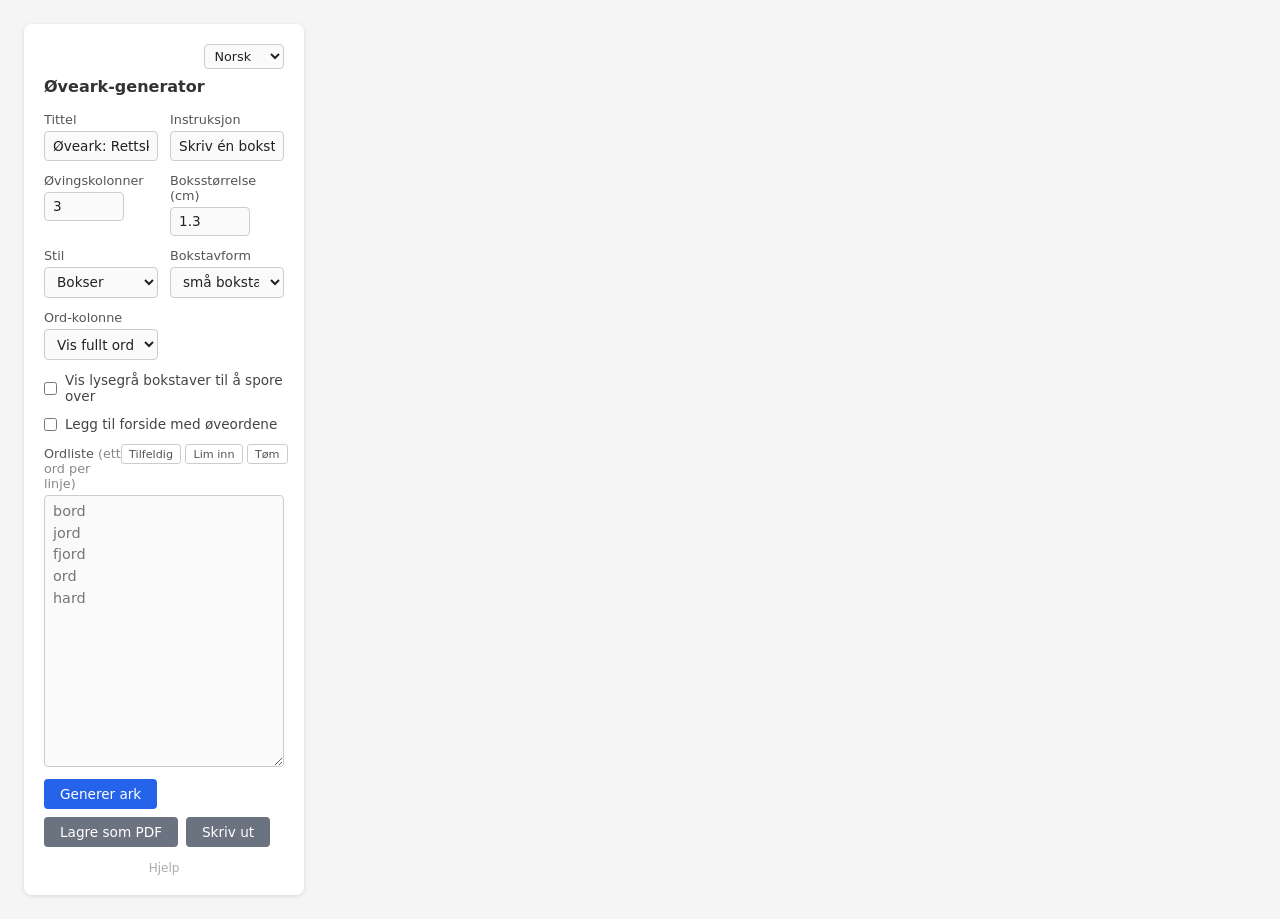
<file: index.html>
<!DOCTYPE html>
<html lang="no">
<head>
  <meta charset="UTF-8">
  <meta name="viewport" content="width=device-width, initial-scale=1.0">
  <title>Øveark-generator</title>
  <link rel="preconnect" href="https://fonts.googleapis.com">
  <link rel="stylesheet" href="https://fonts.googleapis.com/css2?family=Patrick+Hand&display=swap">
  <link rel="stylesheet" href="style.css">
</head>
<body>

  <aside class="controls no-print">

    <div class="lang-row">
      <select id="lang">
        <option value="no">Norsk</option>
        <option value="en">English</option>
      </select>
    </div>

    <h2 data-i18n="panelTitle">Øveark-generator</h2>

    <div class="form-grid">
      <label>
        <span data-i18n="labelTitle">Tittel</span>
        <input type="text" id="title" value="Øveark: Rettskriving">
      </label>
      <label>
        <span data-i18n="labelInstruction">Instruksjon</span>
        <input type="text" id="instruction" value="Skriv én bokstav i hver rute.">
      </label>
      <label>
        <span data-i18n="labelColumns">Øvingskolonner</span>
        <input type="number" id="columns" value="3" min="1" max="6">
      </label>
      <label>
        <span data-i18n="labelBoxSize">Boksstørrelse (cm)</span>
        <input type="number" id="boxSize" value="1.3" min="0.8" max="2.0" step="0.1">
      </label>
      <label>
        <span data-i18n="labelStyle">Stil</span>
        <select id="style">
          <option value="boxes" data-i18n="styleBoxes">Bokser</option>
          <option value="lines" data-i18n="styleLines">Understrek</option>
          <option value="bare"  data-i18n="styleBare">Bare bokstaver</option>
        </select>
      </label>
      <label>
        <span data-i18n="labelCase">Bokstavform</span>
        <select id="caseMode">
          <option value="lower" data-i18n="caseLower">små bokstaver</option>
          <option value="upper" data-i18n="caseUpper">STORE BOKSTAVER</option>
          <option value="title" data-i18n="caseTitle">Forbokstav stor</option>
        </select>
      </label>
      <label>
        <span data-i18n="labelWordCol">Ord-kolonne</span>
        <select id="wordCol">
          <option value="full"   data-i18n="wordColFull">Vis fullt ord</option>
          <option value="hint"   data-i18n="wordColHint">Første bokstav (B…)</option>
          <option value="hidden" data-i18n="wordColHidden">Skjul</option>
        </select>
      </label>
    </div>

    <label class="trace-row full-width">
      <input type="checkbox" id="trace">
      <span data-i18n="traceLabel">Vis lysegrå bokstaver til å spore over</span>
    </label>
    <label class="trace-row full-width">
      <input type="checkbox" id="coverPage">
      <span data-i18n="coverLabel">Legg til forside med øveordene</span>
    </label>

    <label class="full-width">
      <div class="words-header">
        <span><span data-i18n="wordsLabel">Ordliste</span>&nbsp;<span class="hint" data-i18n="wordsHint">(ett ord per linje)</span></span>
        <div class="words-actions">
          <button type="button" id="randomBtn" data-i18n="btnRandom">Tilfeldig</button>
          <button type="button" id="pasteBtn" data-i18n="btnPaste">Lim inn</button>
          <button type="button" id="clearBtn" data-i18n="btnClear">Tøm</button>
        </div>
      </div>
      <textarea id="words" rows="12" placeholder="bord&#10;jord&#10;fjord&#10;ord&#10;hard"></textarea>
    </label>

    <div class="buttons">
      <button id="generateBtn" data-i18n="btnGenerate">Generer ark</button>
      <button id="pdfBtn" class="secondary" data-i18n="btnPDF">Lagre som PDF</button>
      <button id="printBtn" class="secondary" data-i18n="btnPrint">Skriv ut</button>
    </div>

    <div class="version-row">
      <a id="versionLink" href="versions/index.html">v…</a>
      <a id="usageLink" href="usage/index.html" data-i18n="usageLink">Hjelp</a>
    </div>

  </aside>

  <main id="sheet"></main>

  <script src="script.js"></script>
  <script data-goatcounter="https://tomray74.goatcounter.com/count"
          async src="https://gc.zgo.at/count.js"></script>
</body>
</html>
</file>
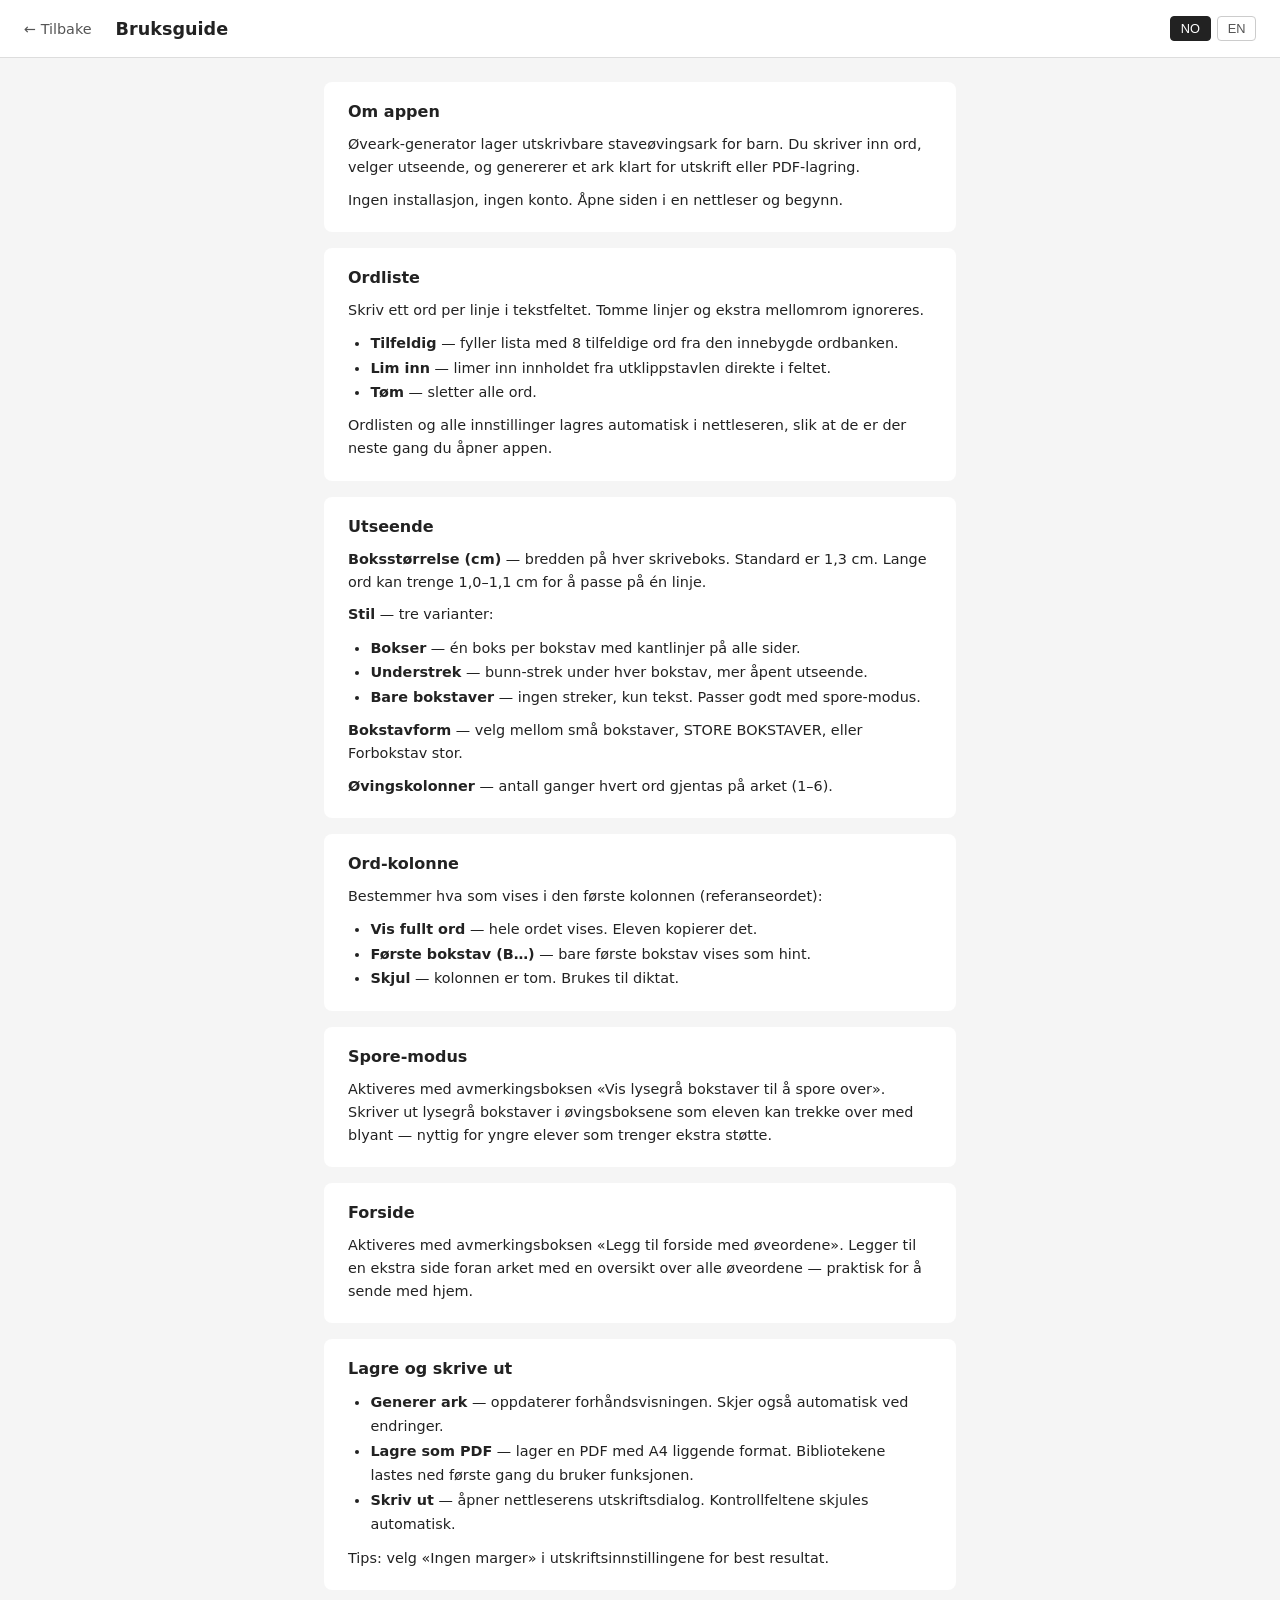
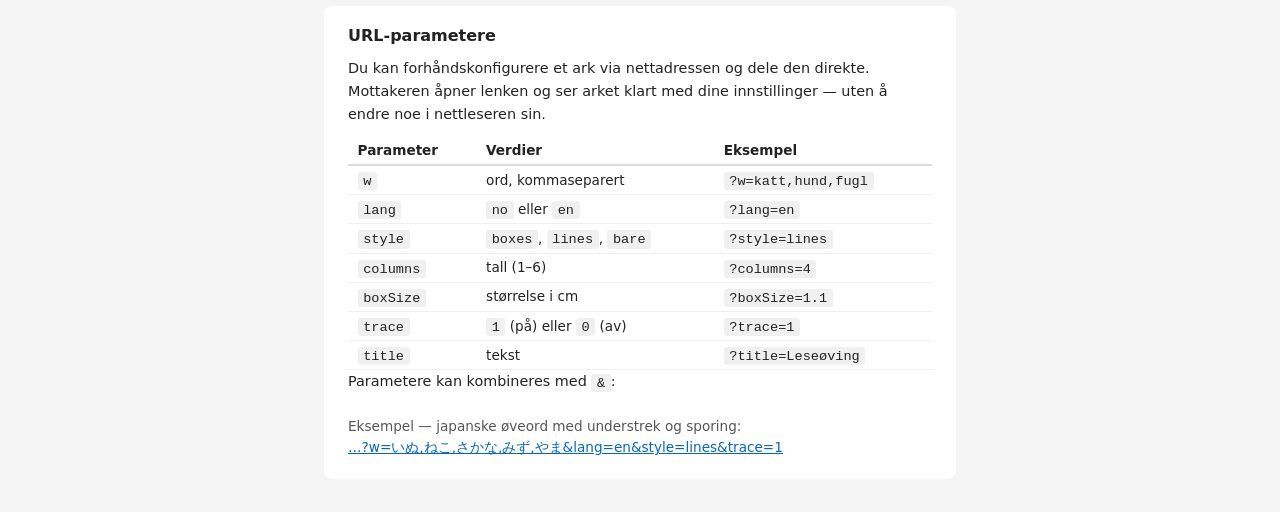
<file: usage/index.html>
<!DOCTYPE html>
<html lang="no">
<head>
  <meta charset="UTF-8">
  <meta name="viewport" content="width=device-width, initial-scale=1.0">
  <title>Øveark – Bruksguide</title>
  <style>
    * { box-sizing: border-box; margin: 0; padding: 0; }
    body {
      font-family: system-ui, sans-serif;
      background: #f5f5f5;
      color: #222;
      min-height: 100vh;
    }
    header {
      background: #fff;
      border-bottom: 1px solid #ddd;
      padding: 1rem 1.5rem;
      display: flex;
      align-items: center;
      gap: 1.5rem;
    }
    header a.back { color: #555; text-decoration: none; font-size: .9rem; }
    header a.back:hover { color: #111; }
    header h1 { font-size: 1.1rem; font-weight: 600; flex: 1; }
    .lang-toggle { display: flex; gap: .4rem; }
    .lang-toggle button {
      border: 1px solid #ccc;
      background: #fff;
      border-radius: 4px;
      padding: .25rem .6rem;
      font-size: .8rem;
      cursor: pointer;
      color: #555;
    }
    .lang-toggle button.active {
      background: #222;
      color: #fff;
      border-color: #222;
    }
    main { max-width: 680px; margin: 0 auto; padding: 1.5rem; }
    section {
      background: #fff;
      border-radius: 8px;
      padding: 1.25rem 1.5rem;
      margin-bottom: 1rem;
    }
    section h2 {
      font-size: 1rem;
      font-weight: 600;
      margin-bottom: .75rem;
    }
    section p { font-size: .9rem; line-height: 1.6; margin-bottom: .6rem; }
    section p:last-child { margin-bottom: 0; }
    section ul, section ol {
      font-size: .9rem;
      line-height: 1.7;
      padding-left: 1.4rem;
      margin-bottom: .6rem;
    }
    section ul:last-child, section ol:last-child { margin-bottom: 0; }
    table {
      width: 100%;
      border-collapse: collapse;
      font-size: .85rem;
      margin-top: .5rem;
    }
    th {
      text-align: left;
      padding: .4rem .6rem;
      border-bottom: 2px solid #ddd;
      font-weight: 600;
    }
    td {
      padding: .35rem .6rem;
      border-bottom: 1px solid #eee;
      vertical-align: top;
    }
    code {
      font-family: monospace;
      background: #f0f0f0;
      padding: .1rem .35rem;
      border-radius: 3px;
      font-size: .85rem;
    }
    .example-link {
      display: inline-block;
      margin-top: .75rem;
      font-size: .85rem;
      color: #555;
      word-break: break-all;
    }
    .example-link a { color: #0066cc; }
    @media (max-width: 500px) {
      header { flex-wrap: wrap; gap: .75rem; }
      header h1 { flex: 1 1 100%; order: -1; }
    }
  </style>
</head>
<body>

<header>
  <a class="back" href="../index.html" id="backLink">← Tilbake</a>
  <h1 id="pageTitle">Bruksguide</h1>
  <div class="lang-toggle">
    <button onclick="setLang('no')" id="btnNo">NO</button>
    <button onclick="setLang('en')" id="btnEn">EN</button>
  </div>
</header>

<main>
  <!-- Norwegian content -->
  <div id="lang-no">

    <section>
      <h2>Om appen</h2>
      <p>Øveark-generator lager utskrivbare staveøvingsark for barn. Du skriver inn ord, velger utseende, og genererer et ark klart for utskrift eller PDF-lagring.</p>
      <p>Ingen installasjon, ingen konto. Åpne siden i en nettleser og begynn.</p>
    </section>

    <section>
      <h2>Ordliste</h2>
      <p>Skriv ett ord per linje i tekstfeltet. Tomme linjer og ekstra mellomrom ignoreres.</p>
      <ul>
        <li><strong>Tilfeldig</strong> — fyller lista med 8 tilfeldige ord fra den innebygde ordbanken.</li>
        <li><strong>Lim inn</strong> — limer inn innholdet fra utklippstavlen direkte i feltet.</li>
        <li><strong>Tøm</strong> — sletter alle ord.</li>
      </ul>
      <p>Ordlisten og alle innstillinger lagres automatisk i nettleseren, slik at de er der neste gang du åpner appen.</p>
    </section>

    <section>
      <h2>Utseende</h2>
      <p><strong>Boksstørrelse (cm)</strong> — bredden på hver skriveboks. Standard er 1,3 cm. Lange ord kan trenge 1,0–1,1 cm for å passe på én linje.</p>
      <p><strong>Stil</strong> — tre varianter:</p>
      <ul>
        <li><strong>Bokser</strong> — én boks per bokstav med kantlinjer på alle sider.</li>
        <li><strong>Understrek</strong> — bunn-strek under hver bokstav, mer åpent utseende.</li>
        <li><strong>Bare bokstaver</strong> — ingen streker, kun tekst. Passer godt med spore-modus.</li>
      </ul>
      <p><strong>Bokstavform</strong> — velg mellom små bokstaver, STORE BOKSTAVER, eller Forbokstav stor.</p>
      <p><strong>Øvingskolonner</strong> — antall ganger hvert ord gjentas på arket (1–6).</p>
    </section>

    <section>
      <h2>Ord-kolonne</h2>
      <p>Bestemmer hva som vises i den første kolonnen (referanseordet):</p>
      <ul>
        <li><strong>Vis fullt ord</strong> — hele ordet vises. Eleven kopierer det.</li>
        <li><strong>Første bokstav (B…)</strong> — bare første bokstav vises som hint.</li>
        <li><strong>Skjul</strong> — kolonnen er tom. Brukes til diktat.</li>
      </ul>
    </section>

    <section>
      <h2>Spore-modus</h2>
      <p>Aktiveres med avmerkingsboksen «Vis lysegrå bokstaver til å spore over». Skriver ut lysegrå bokstaver i øvingsboksene som eleven kan trekke over med blyant — nyttig for yngre elever som trenger ekstra støtte.</p>
    </section>

    <section>
      <h2>Forside</h2>
      <p>Aktiveres med avmerkingsboksen «Legg til forside med øveordene». Legger til en ekstra side foran arket med en oversikt over alle øveordene — praktisk for å sende med hjem.</p>
    </section>

    <section>
      <h2>Lagre og skrive ut</h2>
      <ul>
        <li><strong>Generer ark</strong> — oppdaterer forhåndsvisningen. Skjer også automatisk ved endringer.</li>
        <li><strong>Lagre som PDF</strong> — lager en PDF med A4 liggende format. Bibliotekene lastes ned første gang du bruker funksjonen.</li>
        <li><strong>Skriv ut</strong> — åpner nettleserens utskriftsdialog. Kontrollfeltene skjules automatisk.</li>
      </ul>
      <p>Tips: velg «Ingen marger» i utskriftsinnstillingene for best resultat.</p>
    </section>

    <section>
      <h2>URL-parametere</h2>
      <p>Du kan forhåndskonfigurere et ark via nettadressen og dele den direkte. Mottakeren åpner lenken og ser arket klart med dine innstillinger — uten å endre noe i nettleseren sin.</p>
      <table>
        <thead>
          <tr><th>Parameter</th><th>Verdier</th><th>Eksempel</th></tr>
        </thead>
        <tbody>
          <tr><td><code>w</code></td><td>ord, kommaseparert</td><td><code>?w=katt,hund,fugl</code></td></tr>
          <tr><td><code>lang</code></td><td><code>no</code> eller <code>en</code></td><td><code>?lang=en</code></td></tr>
          <tr><td><code>style</code></td><td><code>boxes</code>, <code>lines</code>, <code>bare</code></td><td><code>?style=lines</code></td></tr>
          <tr><td><code>columns</code></td><td>tall (1–6)</td><td><code>?columns=4</code></td></tr>
          <tr><td><code>boxSize</code></td><td>størrelse i cm</td><td><code>?boxSize=1.1</code></td></tr>
          <tr><td><code>trace</code></td><td><code>1</code> (på) eller <code>0</code> (av)</td><td><code>?trace=1</code></td></tr>
          <tr><td><code>title</code></td><td>tekst</td><td><code>?title=Leseøving</code></td></tr>
        </tbody>
      </table>
      <p>Parametere kan kombineres med <code>&amp;</code>:</p>
      <p class="example-link">
        Eksempel — japanske øveord med understrek og sporing:<br>
        <a href="../index.html?w=いぬ,ねこ,さかな,みず,やま&lang=en&style=lines&trace=1">
          …?w=いぬ,ねこ,さかな,みず,やま&amp;lang=en&amp;style=lines&amp;trace=1
        </a>
      </p>
    </section>

  </div>

  <!-- English content -->
  <div id="lang-en" hidden>

    <section>
      <h2>About</h2>
      <p>Worksheet Generator creates printable spelling practice sheets for children. Enter your words, choose a style, and generate a sheet ready to print or save as PDF.</p>
      <p>No installation, no account needed. Open the page in a browser and start.</p>
    </section>

    <section>
      <h2>Word list</h2>
      <p>Type one word per line in the text area. Blank lines and extra spaces are ignored.</p>
      <ul>
        <li><strong>Random</strong> — fills the list with 8 random words from the built-in word bank.</li>
        <li><strong>Paste</strong> — pastes clipboard content directly into the field.</li>
        <li><strong>Clear</strong> — deletes all words.</li>
      </ul>
      <p>The word list and all settings are saved automatically in the browser, so they are there next time you open the app.</p>
    </section>

    <section>
      <h2>Appearance</h2>
      <p><strong>Box size (cm)</strong> — the width of each writing box. Default is 1.3 cm. Long words may need 1.0–1.1 cm to fit on one line.</p>
      <p><strong>Style</strong> — three variants:</p>
      <ul>
        <li><strong>Boxes</strong> — one box per letter with borders on all sides.</li>
        <li><strong>Underline</strong> — a bottom line under each letter, more open look.</li>
        <li><strong>Letters only</strong> — no borders, text only. Works well with trace mode.</li>
      </ul>
      <p><strong>Letter case</strong> — choose between lowercase, UPPERCASE, or Capitalized.</p>
      <p><strong>Practice columns</strong> — number of times each word is repeated on the sheet (1–6).</p>
    </section>

    <section>
      <h2>Word column</h2>
      <p>Controls what is shown in the first column (the reference word):</p>
      <ul>
        <li><strong>Show full word</strong> — the full word is shown. The student copies it.</li>
        <li><strong>First letter (B…)</strong> — only the first letter is shown as a hint.</li>
        <li><strong>Hide</strong> — the column is empty. Used for dictation.</li>
      </ul>
    </section>

    <section>
      <h2>Trace mode</h2>
      <p>Activated with the checkbox «Show light gray letters to trace over». Prints faint letters in the practice boxes that the student can trace with a pencil — useful for younger students who need extra support.</p>
    </section>

    <section>
      <h2>Cover page</h2>
      <p>Activated with the checkbox «Add cover page with practice words». Adds an extra page before the sheet with a list of all practice words — handy to send home with students.</p>
    </section>

    <section>
      <h2>Save and print</h2>
      <ul>
        <li><strong>Generate sheet</strong> — updates the preview. Also happens automatically when settings change.</li>
        <li><strong>Save as PDF</strong> — creates an A4 landscape PDF. Libraries are downloaded the first time you use this feature.</li>
        <li><strong>Print</strong> — opens the browser's print dialog. The control panel hides automatically.</li>
      </ul>
      <p>Tip: choose «No margins» in the print settings for best results.</p>
    </section>

    <section>
      <h2>URL parameters</h2>
      <p>You can pre-configure a worksheet via the URL and share it directly. The recipient opens the link and sees the sheet ready with your settings — without changing anything in their browser.</p>
      <table>
        <thead>
          <tr><th>Parameter</th><th>Values</th><th>Example</th></tr>
        </thead>
        <tbody>
          <tr><td><code>w</code></td><td>words, comma-separated</td><td><code>?w=cat,dog,bird</code></td></tr>
          <tr><td><code>lang</code></td><td><code>no</code> or <code>en</code></td><td><code>?lang=en</code></td></tr>
          <tr><td><code>style</code></td><td><code>boxes</code>, <code>lines</code>, <code>bare</code></td><td><code>?style=lines</code></td></tr>
          <tr><td><code>columns</code></td><td>number (1–6)</td><td><code>?columns=4</code></td></tr>
          <tr><td><code>boxSize</code></td><td>size in cm</td><td><code>?boxSize=1.1</code></td></tr>
          <tr><td><code>trace</code></td><td><code>1</code> (on) or <code>0</code> (off)</td><td><code>?trace=1</code></td></tr>
          <tr><td><code>title</code></td><td>text</td><td><code>?title=Reading+practice</code></td></tr>
        </tbody>
      </table>
      <p>Parameters can be combined with <code>&amp;</code>:</p>
      <p class="example-link">
        Example — Japanese practice words with underline and tracing:<br>
        <a href="../index.html?w=いぬ,ねこ,さかな,みず,やま&lang=en&style=lines&trace=1">
          …?w=いぬ,ねこ,さかな,みず,やま&amp;lang=en&amp;style=lines&amp;trace=1
        </a>
      </p>
    </section>

  </div>
</main>

<script>
  let lang = localStorage.getItem('usage_lang') || 'no';

  function setLang(l) {
    lang = l;
    localStorage.setItem('usage_lang', l);
    apply();
  }

  function apply() {
    document.documentElement.lang = lang;
    document.getElementById('lang-no').hidden = lang !== 'no';
    document.getElementById('lang-en').hidden = lang !== 'en';
    document.getElementById('btnNo').className = lang === 'no' ? 'active' : '';
    document.getElementById('btnEn').className = lang === 'en' ? 'active' : '';
    document.getElementById('pageTitle').textContent = lang === 'no' ? 'Bruksguide' : 'Usage guide';
    document.getElementById('backLink').textContent  = lang === 'no' ? '← Tilbake' : '← Back';
    document.title = lang === 'no' ? 'Øveark – Bruksguide' : 'Øveark – Usage guide';
  }

  apply();
</script>

</body>
</html>
</file>
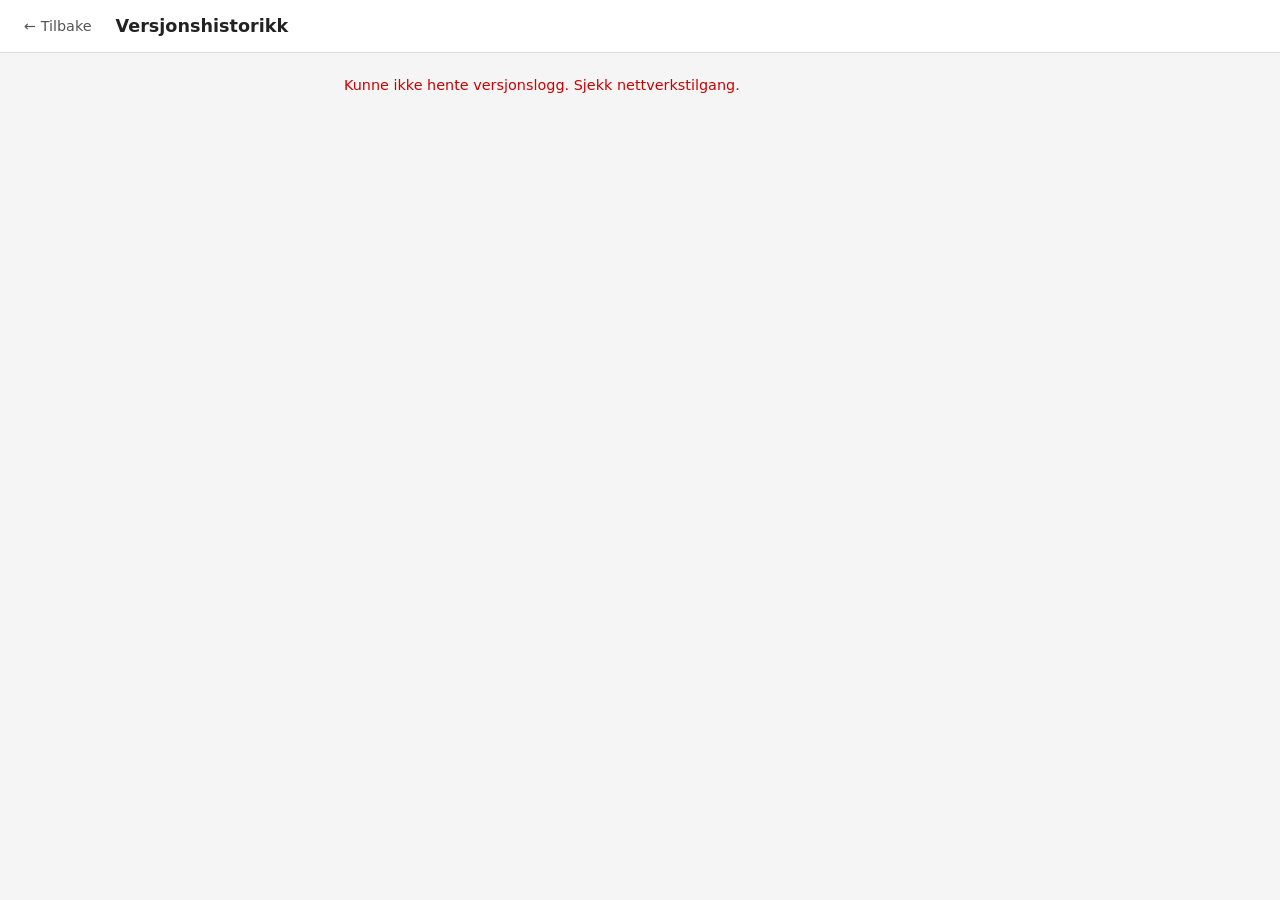
<file: versions/index.html>
<!DOCTYPE html>
<html lang="no">
<head>
  <meta charset="UTF-8">
  <meta name="viewport" content="width=device-width, initial-scale=1.0">
  <title>Øveark – Versjonshistorikk</title>
  <style>
    * { box-sizing: border-box; margin: 0; padding: 0; }
    body {
      font-family: system-ui, sans-serif;
      background: #f5f5f5;
      color: #222;
      min-height: 100vh;
    }
    header {
      background: #fff;
      border-bottom: 1px solid #ddd;
      padding: 1rem 1.5rem;
      display: flex;
      align-items: center;
      gap: 1.5rem;
    }
    header a { color: #555; text-decoration: none; font-size: .9rem; }
    header a:hover { color: #111; }
    header h1 { font-size: 1.1rem; font-weight: 600; }
    main { max-width: 640px; margin: 0 auto; padding: 1.5rem; }
    .loading { color: #888; font-size: .9rem; }
    .error { color: #c00; font-size: .9rem; }
    .entry {
      background: #fff;
      border-radius: 6px;
      padding: .75rem 1rem;
      margin-bottom: .5rem;
      display: flex;
      gap: 1rem;
      align-items: baseline;
    }
    .version {
      font-family: monospace;
      font-size: .85rem;
      color: #555;
      white-space: nowrap;
      min-width: 5rem;
    }
    .message { font-size: .9rem; flex: 1; }
    .date { font-size: .8rem; color: #aaa; white-space: nowrap; }
  </style>
</head>
<body>
  <header>
    <a href="../index.html">← Tilbake</a>
    <h1>Versjonshistorikk</h1>
  </header>
  <main>
    <p class="loading" id="status">Laster…</p>
    <div id="list"></div>
  </main>
  <script>
    async function load() {
      const status = document.getElementById('status');
      const list   = document.getElementById('list');
      try {
        const countRes = await fetch(
          'https://api.github.com/repos/TomRay74/oveark/commits?per_page=1'
        );
        if (!countRes.ok) throw new Error(countRes.status);
        const countLink = countRes.headers.get('Link') || '';
        const countMatch = countLink.match(/page=(\d+)>; rel="last"/);
        const total = countMatch ? parseInt(countMatch[1]) : 1;

        const res = await fetch(
          'https://api.github.com/repos/TomRay74/oveark/commits?per_page=100'
        );
        if (!res.ok) throw new Error(res.status);
        const commits = await res.json();
        status.style.display = 'none';
        commits.forEach((c, i) => {
          const version = 'v1.0.' + (total - 1 - i);
          const msg     = c.commit.message.split('\n')[0];
          const date    = c.commit.author.date.slice(0, 10);
          const el      = document.createElement('div');
          el.className  = 'entry';
          el.innerHTML  =
            `<span class="version">${version}</span>` +
            `<span class="message">${escHtml(msg)}</span>` +
            `<span class="date">${date}</span>`;
          list.appendChild(el);
        });
        if (total > 100) {
          const note = document.createElement('p');
          note.style.cssText = 'text-align:center;color:#aaa;font-size:.8rem;margin-top:.75rem';
          note.textContent = `Viser de siste 100 av ${total} commits.`;
          list.appendChild(note);
        }
      } catch {
        status.className = 'error';
        status.textContent = 'Kunne ikke hente versjonslogg. Sjekk nettverkstilgang.';
      }
    }

    function escHtml(s) {
      return s.replace(/&/g,'&amp;').replace(/</g,'&lt;').replace(/>/g,'&gt;');
    }

    load();
  </script>
</body>
</html>
</file>
<file: style.css>
/* ── Variables ── */
:root {
  --box-size: 1.3cm;
  --border: 1.5px solid #111;
  --row-gap: 0.5cm;
}

/* ── Reset / base ── */
*, *::before, *::after { box-sizing: border-box; margin: 0; padding: 0; }

body {
  font-family: system-ui, sans-serif;
  font-size: 14px;
  display: flex;
  gap: 2rem;
  padding: 1.5rem;
  background: #f5f5f5;
  min-height: 100vh;
}

/* ── Controls panel ── */
.controls {
  width: 280px;
  flex-shrink: 0;
  background: #fff;
  border-radius: 8px;
  padding: 1.25rem;
  box-shadow: 0 1px 4px rgba(0,0,0,.12);
  align-self: flex-start;
  position: sticky;
  top: 1.5rem;
}

.lang-row {
  display: flex;
  justify-content: flex-end;
  margin-bottom: .5rem;
}

.lang-row select {
  width: auto;
  font-size: .8rem;
  padding: .2rem .35rem;
}

.controls h2 {
  font-size: 1rem;
  margin-bottom: 1rem;
  color: #333;
}

.form-grid {
  display: grid;
  grid-template-columns: 1fr 1fr;
  gap: .75rem;
  margin-bottom: .75rem;
}

.form-grid label {
  min-width: 0;
}

label {
  display: flex;
  flex-direction: column;
  gap: .25rem;
  font-size: .8rem;
  color: #555;
  font-weight: 500;
}

label.full-width { margin-bottom: .75rem; }

.trace-row {
  flex-direction: row;
  align-items: center;
  gap: .5rem;
  margin-bottom: .75rem;
  cursor: pointer;
  font-size: .85rem;
  color: #444;
  font-weight: 400;
}

.trace-row input[type="checkbox"] {
  width: auto;
  margin: 0;
  accent-color: #2563eb;
  cursor: pointer;
}

input[type="text"],
input[type="number"],
select,
textarea {
  border: 1px solid #ccc;
  border-radius: 4px;
  padding: .35rem .5rem;
  font-size: .85rem;
  font-family: inherit;
  color: #222;
  background: #fafafa;
  width: 100%;
}

input[type="number"] { max-width: 80px; }

.words-header {
  display: flex;
  justify-content: space-between;
  align-items: baseline;
}

.words-actions {
  display: flex;
  gap: .25rem;
  flex-shrink: 0;
}

.words-actions button {
  font-size: .7rem;
  padding: .15rem .45rem;
  background: none;
  color: #555;
  border: 1px solid #ccc;
  border-radius: 3px;
}

.words-actions button:hover {
  background: #f0f0f0;
  border-color: #aaa;
  color: #222;
}

textarea { resize: vertical; font-size: .9rem; line-height: 1.5; }

.hint { font-weight: 400; color: #888; }

.buttons { display: flex; gap: .5rem; flex-wrap: wrap; margin-top: .25rem; }

.version-row { margin-top: auto; padding-top: .75rem; text-align: center; }
.version-row a { font-size: .75rem; color: #aaa; text-decoration: none; }
.version-row a:hover { color: #555; }

button {
  padding: .45rem 1rem;
  border: none;
  border-radius: 4px;
  font-size: .85rem;
  cursor: pointer;
  font-family: inherit;
  background: #2563eb;
  color: #fff;
}

button:hover { background: #1d4ed8; }
button.secondary { background: #6b7280; }
button.secondary:hover { background: #4b5563; }

/* ── Sheet area ── */
main#sheet {
  flex: 1;
  min-width: 0;
  overflow-x: auto;
}

/* ── Sheet page ── */
.sheet-page {
  background: #fff;
  padding: 1.5cm;
  box-shadow: 0 2px 8px rgba(0,0,0,.15);
  max-width: 29.7cm;
  min-width: fit-content;
}

.sheet-page h1 {
  text-align: center;
  font-size: 1.4rem;
  margin-bottom: .4cm;
}

.sheet-page .instruction {
  text-align: center;
  font-size: .9rem;
  margin-bottom: .6cm;
  color: #333;
}

/* ── Cover page ── */
.cover-page {
  display: flex;
  flex-direction: column;
  align-items: center;
  min-height: 16cm;
  justify-content: center;
  border-bottom: 2px dashed #ccc;
  margin-bottom: 2rem;
  padding-bottom: 2rem;
}

.cover-subtitle {
  font-size: 1rem;
  color: #666;
  margin-bottom: 1.2cm;
  letter-spacing: .05em;
  text-transform: uppercase;
}

.cover-word-list {
  columns: 2;
  column-gap: 3cm;
  list-style-position: inside;
  padding: 0;
  font-size: 1.4rem;
  font-weight: 600;
  line-height: 2.2;
}

@media print {
  .cover-page {
    border-bottom: none;
    margin-bottom: 0;
    padding-bottom: 0;
    page-break-after: always;
    min-height: auto;
    justify-content: flex-start;
    padding-top: 3cm;
  }
}

/* ── Main table ── */
.sheet-table {
  width: 100%;
  border-collapse: collapse;
  table-layout: auto;
}

.sheet-table th,
.sheet-table td {
  border: 1px solid #333;
  padding: var(--row-gap) .4cm;
  vertical-align: middle;
  text-align: center;
}

.sheet-table thead th {
  background: #ebebeb;
  font-size: .85rem;
  font-weight: 600;
  padding: .3cm .4cm;
}

.word-col { text-align: left; white-space: nowrap; }
.word-cell { text-align: left; white-space: nowrap; }
.number-col, .number-cell { text-align: center; width: 1%; }

/* ── Letter strip (crossword style) ── */
.letter-strip {
  display: inline-flex;
}

.letter-box {
  width: var(--box-size);
  height: var(--box-size);
  border: var(--border);
  border-right: none;
  flex-shrink: 0;
}

.letter-box:last-child {
  border-right: var(--border);
}

/* Trace letters */
.letter-box, .letter-line {
  position: relative;
  display: flex;
  align-items: center;
  justify-content: center;
}

.trace-letter {
  font-family: 'Patrick Hand', cursive;
  color: #c8c8c8;
  font-size: calc(var(--box-size) * 0.72);
  line-height: 1;
  user-select: none;
  pointer-events: none;
}

.letter-line .trace-letter {
  align-self: flex-end;
  margin-bottom: 2px;
}

/* Bare letters style */
.letter-strip.bare {
  gap: 0;
}

.letter-bare {
  width: auto;
  min-width: calc(var(--box-size) * 0.55);
  height: var(--box-size);
  display: flex;
  align-items: center;
  justify-content: center;
  flex-shrink: 0;
}

/* Underscore / line style */
.letter-strip.lines {
  gap: 0.2cm;
}

.letter-line {
  width: var(--box-size);
  height: var(--box-size);
  border-bottom: 2px solid #111;
  flex-shrink: 0;
}

/* ── Print ── */
/* ── Mobile layout ── */
@media (max-width: 680px) {
  body {
    flex-direction: column;
    padding: 1rem;
    gap: 1rem;
  }

  .controls {
    width: 100%;
    position: static;
  }

  .form-grid {
    grid-template-columns: 1fr 1fr;
  }

  main#sheet {
    overflow-x: auto;
    width: 100%;
  }

  .sheet-page {
    min-width: fit-content;
  }
}

@media (max-width: 400px) {
  .form-grid {
    grid-template-columns: 1fr;
  }
}

/* ── Print ── */
@media print {
  .no-print { display: none !important; }

  @page { size: A4 landscape; margin: 1.5cm; }

  body {
    background: none;
    padding: 0;
    display: block;
  }

  main#sheet { all: unset; }

  .sheet-page {
    box-shadow: none;
    padding: 0;
    max-width: none;
  }

  .sheet-table thead { display: table-header-group; }
  .sheet-table tbody tr { page-break-inside: avoid; }
}
</file>
